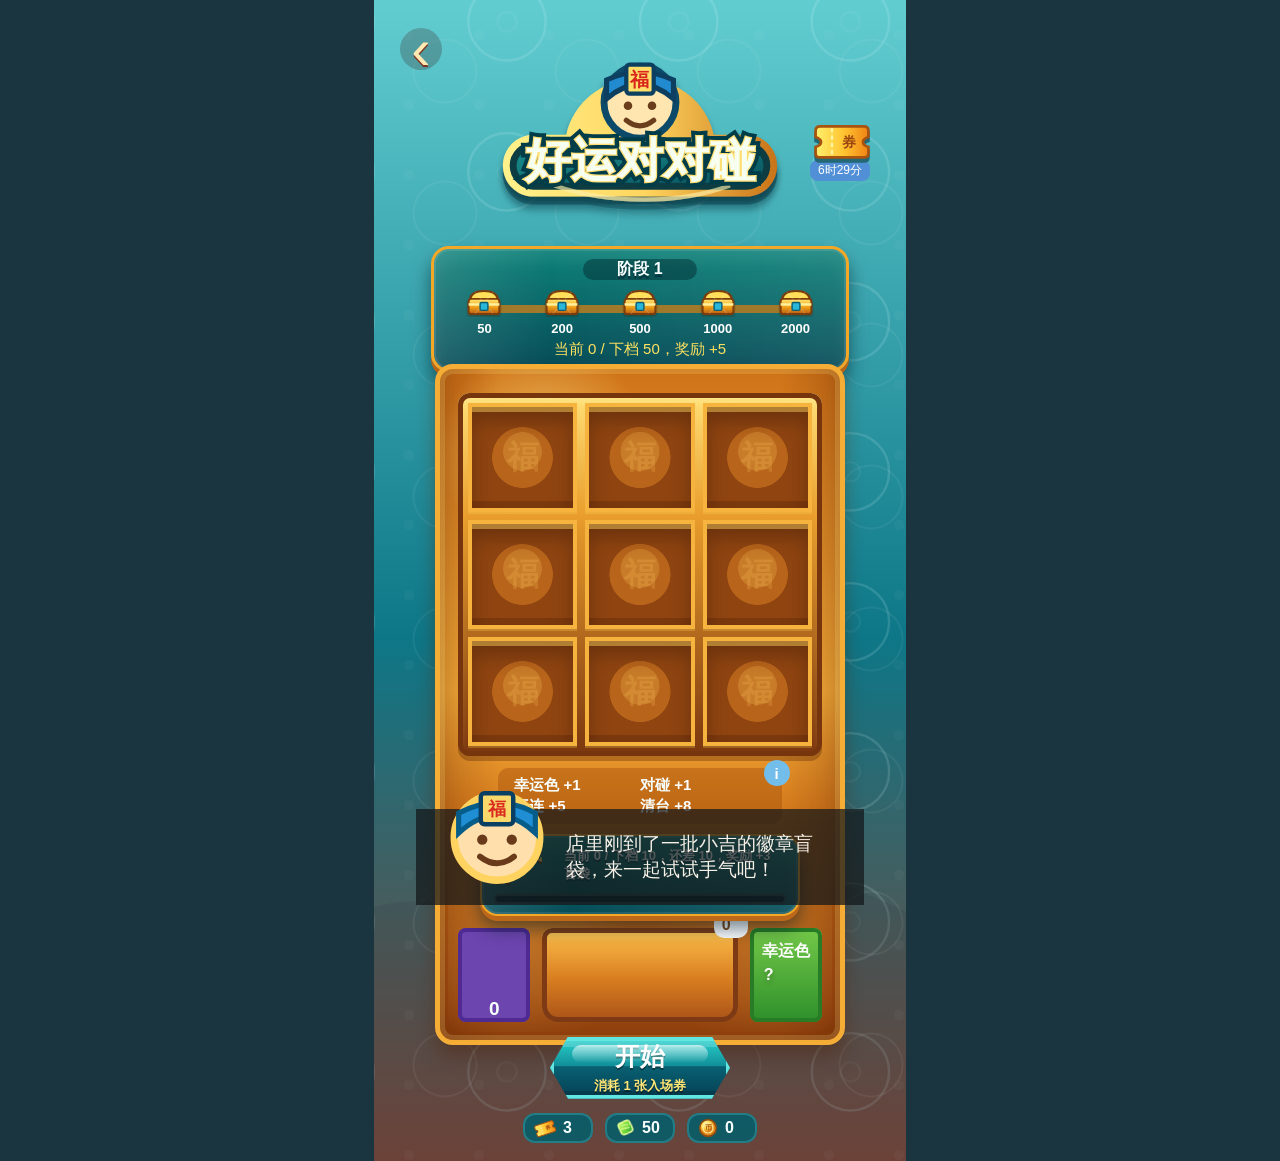
<file: index.html>
<!doctype html>
<html lang="zh-CN">
  <head>
    <meta charset="UTF-8" />
    <meta name="viewport" content="width=device-width, initial-scale=1.0" />
    <title>好运对对碰 - 原型</title>
    <link rel="stylesheet" href="styles.css" />
  </head>
  <body>
    <main class="phone-shell">
      <section class="game-screen">
        <button class="back-button" aria-label="返回">‹</button>
        <button class="top-pack" id="openPackage" type="button">
          <span class="ticket-stack"></span>
          <small id="packTimer">6时29分</small>
        </button>

        <header class="brand">
          <img class="game-logo" src="assets/ui/logo.svg" alt="好运对对碰" />
        </header>

        <section class="milestone-card" id="openAchievements">
          <div class="stage-label">阶段 <span id="stageNumber">1</span></div>
          <div class="milestone-line" id="milestoneLine"></div>
          <div class="stage-time">◷ 1天16时</div>
        </section>

        <section class="cabinet">
          <div class="board" id="board"></div>
          <div class="rule-strip">
            <div>幸运色 <b>+1</b></div>
            <div>对碰 <b>+1</b></div>
            <div>三连 <b>+5</b></div>
            <div>清台 <b>+8</b></div>
            <button id="openRules" class="info-button" type="button">i</button>
          </div>
          <div class="round-achievement" id="roundAchievement">
            <div class="round-copy">
              <b id="roundAchievementTitle">本局成就</b>
              <span id="roundAchievementText">当前 0 / 下档 10，奖励 +3 盲袋</span>
            </div>
            <div class="round-progress"><span id="roundAchievementFill"></span></div>
          </div>
          <div class="drawer-row">
            <div class="collection-box">
              <div class="box-lid"></div>
              <div class="badge-stack" id="collectionPreview"></div>
              <b id="bagCount">0</b>
            </div>
            <div class="blind-drawer" id="blindDrawer">
              <div class="blind-grid" id="blindGrid"></div>
              <b id="blindCount">0</b>
            </div>
            <div class="lucky-card">
              <span>幸运色</span>
              <div id="luckyPreview" class="mini-badge empty">?</div>
            </div>
          </div>
        </section>

        <div class="speech" id="guideSpeech">
          店里刚到了一批小吉的徽章盲袋，来一起试试手气吧！
        </div>

        <button class="primary-cta" id="startButton" type="button">
          开始
          <small>消耗 1 张入场券</small>
        </button>

        <footer class="resource-bar">
          <div><span class="ticket-icon"></span><b id="ticketCount">3</b></div>
          <div><span class="cube-icon"></span><b id="boosterCount">50</b></div>
          <div><span class="coin-icon"></span><b id="tokenCount">0</b></div>
        </footer>
      </section>
    </main>

    <div class="toast" id="toast"></div>

    <dialog class="modal rules-modal" id="rulesModal">
      <button class="close" data-close="rulesModal" type="button">×</button>
      <h2>活动规则</h2>
      <p>每轮游戏开始时，你将获得 9 个盲袋。打开盲袋可随机获得不同表情的徽章。若触发以下条件，还能获得更多盲袋。</p>
      <div class="rule-list">
        <article>
          <div class="rule-art lucky-art"></div>
          <h3>幸运色</h3>
          <p>当徽章与你所选的幸运徽章相同</p>
          <strong>+1</strong>
        </article>
        <article>
          <div class="rule-art pair-art"></div>
          <h3>对碰</h3>
          <p>当盘面上有两个相同颜色的徽章</p>
          <strong>+1</strong>
        </article>
        <article>
          <div class="rule-art line-art"></div>
          <h3>三连</h3>
          <p>当盘面上有三个在同一条线上的相同徽章</p>
          <strong>+5</strong>
        </article>
        <article>
          <div class="rule-art family-art"></div>
          <h3>全家福</h3>
          <p>当九宫格全满且九个徽章全部不同</p>
          <strong>+8</strong>
        </article>
        <article>
          <div class="rule-art clear-art"></div>
          <h3>清台</h3>
          <p>当盘面上所有徽章被清空</p>
          <strong>+8</strong>
        </article>
      </div>
      <button class="modal-action" data-close="rulesModal" type="button">点击继续</button>
    </dialog>

    <dialog class="modal picker-modal" id="pickerModal">
      <h2>挑选幸运色</h2>
      <div class="badge-picker" id="badgePicker"></div>
      <button class="modal-action" id="confirmLucky" type="button" disabled>确定</button>
    </dialog>

    <dialog class="modal rescue-modal" id="rescueModal">
      <h2>再拆几包盲袋试试吧？</h2>
      <p>本轮游戏仅此一次补充机会</p>
      <div class="rescue-achievement" id="rescueAchievement">
        <b id="rescueAchievementTitle">本局成就</b>
        <span id="rescueAchievementText">当前 0 / 下档 10，奖励 +3 盲袋</span>
        <div class="round-progress"><span id="rescueAchievementFill"></span></div>
      </div>
      <div class="rescue-options" id="rescueOptions"></div>
      <button class="secondary-action" id="skipRescue" type="button">结束</button>
    </dialog>

    <dialog class="modal shortage-modal" id="shortageModal">
      <h2>补充包代币不足</h2>
      <p id="shortageText">当前补充包代币不足，可以先购买礼包。</p>
      <div class="button-row">
        <button class="modal-action" id="goPackageFromRescue" type="button">去买礼包</button>
        <button class="secondary-action" data-close="shortageModal" type="button">继续选择</button>
      </div>
    </dialog>

    <dialog class="modal result-modal" id="resultModal">
      <h2>本轮已结束</h2>
      <div class="result-crate" id="resultCrate"></div>
      <p class="result-total">共收集吧唧 <b id="resultTotal">0</b></p>
      <div class="result-grid" id="resultBreakdown"></div>
      <div class="result-notes" id="resultNotes"></div>
      <div class="button-row">
        <button class="modal-action" id="againButton" type="button">再来一局</button>
        <button class="secondary-action" data-close="resultModal" type="button">返回</button>
      </div>
    </dialog>

    <dialog class="modal achievements-modal" id="achievementsModal">
      <button class="close" data-close="achievementsModal" type="button">×</button>
      <h2>外部成就</h2>
      <p id="achievementSummary">累计吧唧达到目标时，领取补充包代币。</p>
      <div class="achievement-progress">
        <div class="progress-copy">
          <b id="currentLifetime">0</b>
          <span id="nextAchievementText">下档 50 可获得补充包代币</span>
        </div>
        <div class="progress-track"><span id="achievementProgressFill"></span></div>
      </div>
      <div class="achievement-stages" id="achievementStages"></div>
    </dialog>

    <dialog class="modal package-modal" id="packageModal">
      <button class="close" data-close="packageModal" type="button">×</button>
      <div class="package-title">
        <img class="package-logo" src="assets/ui/logo.svg" alt="对对碰特惠购" />
        <h2>特惠购</h2>
      </div>
      <div class="package-cards" id="packageCards"></div>
      <button class="bundle-button" id="buyBundle" type="button">￥25 打包全收</button>
      <p class="countdown">剩余时间: <b>6时25分</b></p>
    </dialog>

    <dialog class="modal purchase-modal" id="purchaseModal">
      <h2>购买成功</h2>
      <div class="purchase-rewards" id="purchaseRewards"></div>
      <button class="modal-action" data-close="purchaseModal" type="button">确定</button>
    </dialog>

    <script src="app.js"></script>
  </body>
</html>
</file>
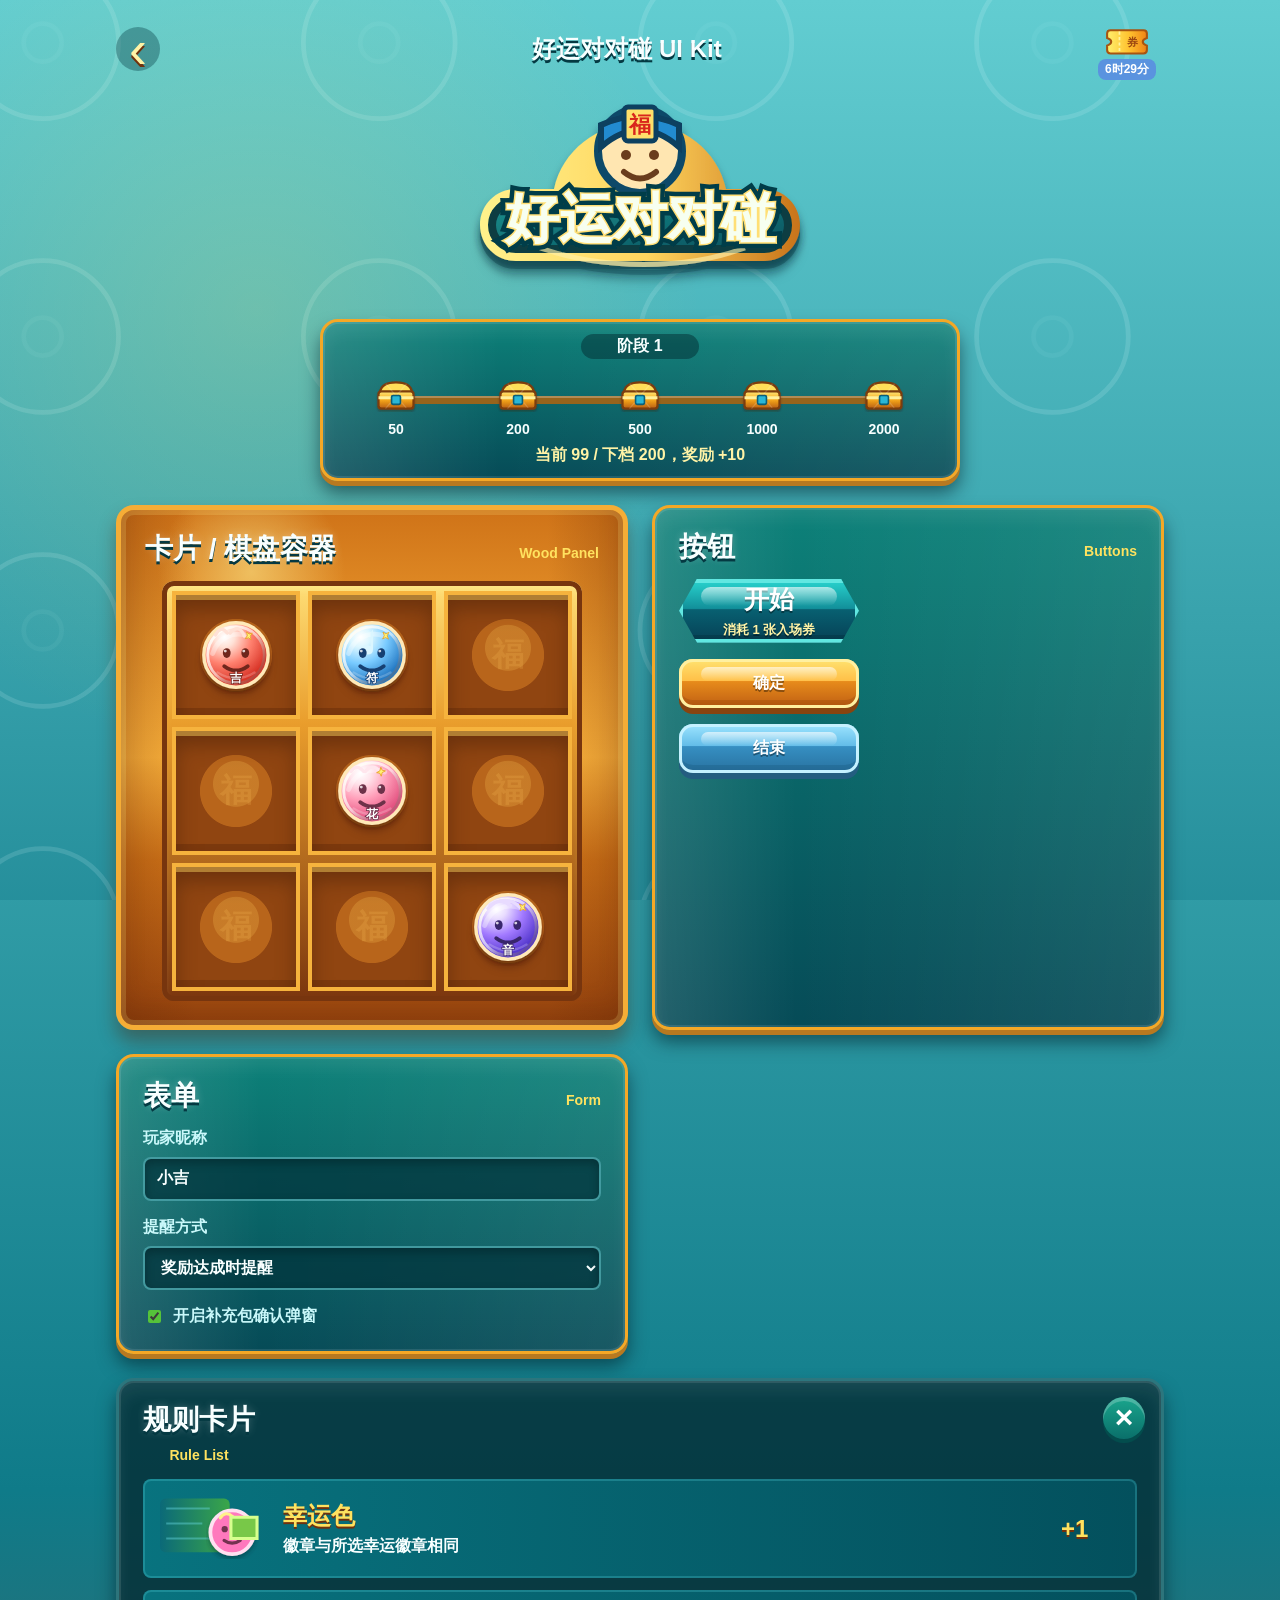
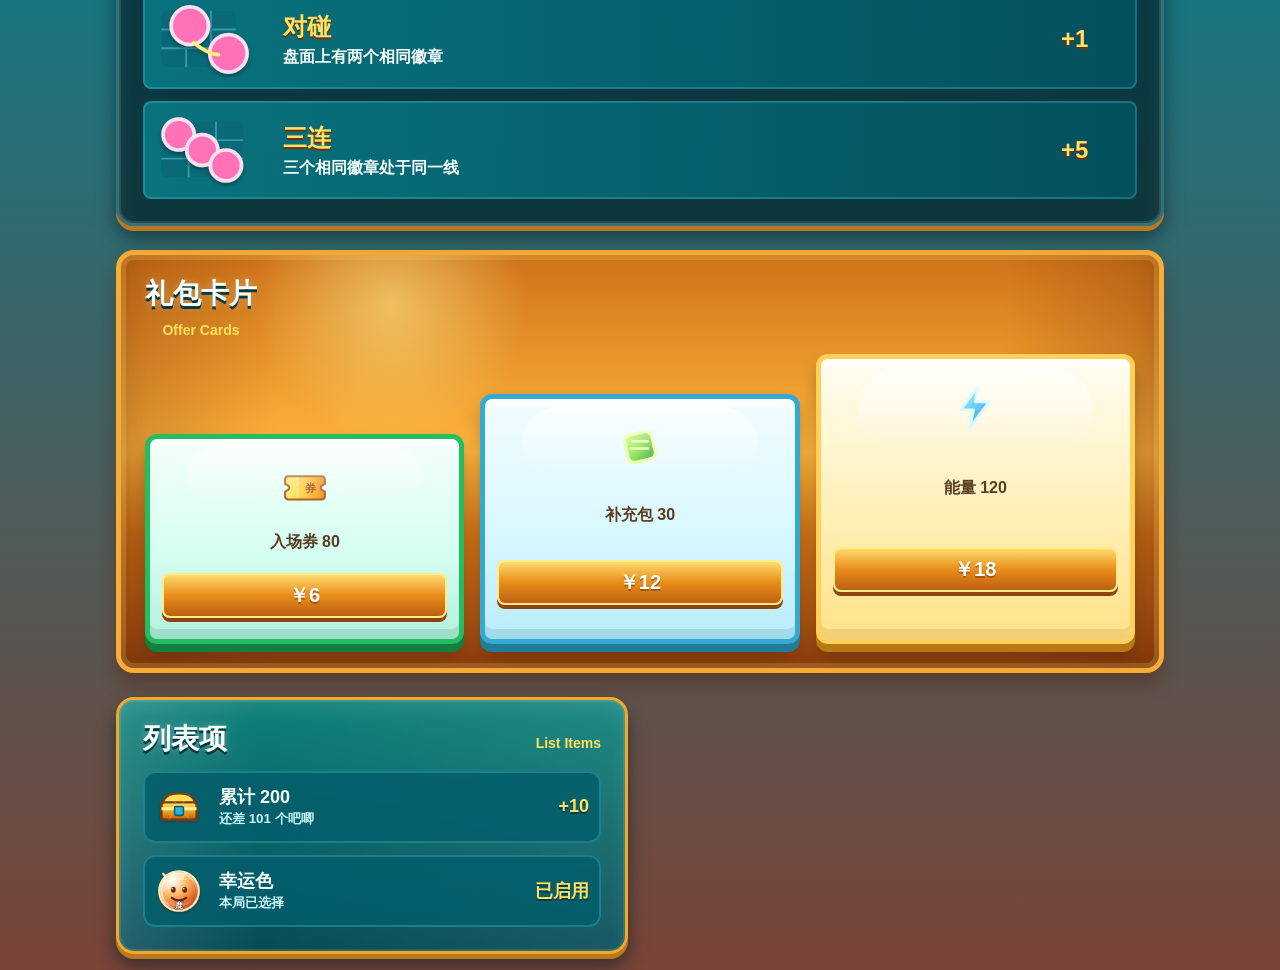
<file: ui-styleguide.html>
<!doctype html>
<html lang="zh-CN">
  <head>
    <meta charset="UTF-8" />
    <meta name="viewport" content="width=device-width, initial-scale=1.0" />
    <title>好运对对碰 UI 设计系统</title>
    <link rel="stylesheet" href="ui-styleguide.css" />
  </head>
  <body>
    <main class="demo-shell">
      <nav class="top-nav">
        <button class="nav-icon" type="button" aria-label="返回">‹</button>
        <div class="nav-title">好运对对碰 UI Kit</div>
        <button class="nav-pack" type="button">
          <span class="icon-ticket"></span>
          <small>6时29分</small>
        </button>
      </nav>

      <section class="hero-panel">
        <img class="event-logo" src="assets/ui/logo.svg" alt="好运对对碰" />
        <div class="progress-card">
          <div class="stage-pill">阶段 1</div>
          <div class="reward-track">
            <span class="track-line"></span>
            <div class="reward-node is-done"><span class="icon-chest"></span><b>50</b></div>
            <div class="reward-node"><span class="icon-chest"></span><b>200</b></div>
            <div class="reward-node"><span class="icon-chest"></span><b>500</b></div>
            <div class="reward-node"><span class="icon-chest"></span><b>1000</b></div>
            <div class="reward-node"><span class="icon-chest"></span><b>2000</b></div>
          </div>
          <p>当前 99 / 下档 200，奖励 +10</p>
        </div>
      </section>

      <section class="component-grid">
        <article class="wood-card board-card">
          <header class="section-title">
            <h2>卡片 / 棋盘容器</h2>
            <span>Wood Panel</span>
          </header>
          <div class="board-demo">
            <div class="board-cell"><img src="assets/badges/badge-4.svg" alt="" /></div>
            <div class="board-cell"><img src="assets/badges/badge-3.svg" alt="" /></div>
            <div class="board-cell"></div>
            <div class="board-cell"></div>
            <div class="board-cell"><img src="assets/badges/badge-8.svg" alt="" /></div>
            <div class="board-cell"></div>
            <div class="board-cell"></div>
            <div class="board-cell"></div>
            <div class="board-cell"><img src="assets/badges/badge-2.svg" alt="" /></div>
          </div>
        </article>

        <article class="teal-card">
          <header class="section-title">
            <h2>按钮</h2>
            <span>Buttons</span>
          </header>
          <div class="button-stack">
            <button class="btn btn-primary" type="button">开始 <small>消耗 1 张入场券</small></button>
            <button class="btn btn-gold" type="button">确定</button>
            <button class="btn btn-blue" type="button">结束</button>
          </div>
        </article>

        <article class="teal-card">
          <header class="section-title">
            <h2>表单</h2>
            <span>Form</span>
          </header>
          <form class="form-demo">
            <label>
              <span>玩家昵称</span>
              <input type="text" value="小吉" />
            </label>
            <label>
              <span>提醒方式</span>
              <select>
                <option>奖励达成时提醒</option>
                <option>活动结束前提醒</option>
              </select>
            </label>
            <label class="toggle-row">
              <input type="checkbox" checked />
              <span>开启补充包确认弹窗</span>
            </label>
          </form>
        </article>

        <article class="modal-card">
          <button class="modal-close" type="button" aria-label="关闭">×</button>
          <header class="section-title centered">
            <h2>规则卡片</h2>
            <span>Rule List</span>
          </header>
          <div class="rule-list-demo">
            <div class="rule-row">
              <img src="assets/ui/rule-lucky.svg" alt="" />
              <div><b>幸运色</b><p>徽章与所选幸运徽章相同</p></div>
              <strong>+1</strong>
            </div>
            <div class="rule-row">
              <img src="assets/ui/rule-pair.svg" alt="" />
              <div><b>对碰</b><p>盘面上有两个相同徽章</p></div>
              <strong>+1</strong>
            </div>
            <div class="rule-row">
              <img src="assets/ui/rule-triple.svg" alt="" />
              <div><b>三连</b><p>三个相同徽章处于同一线</p></div>
              <strong>+5</strong>
            </div>
          </div>
        </article>

        <article class="package-card-demo">
          <header class="section-title centered">
            <h2>礼包卡片</h2>
            <span>Offer Cards</span>
          </header>
          <div class="offer-list">
            <button class="offer-card" type="button">
              <span class="icon-ticket"></span>
              <b>入场券 80</b>
              <em>￥6</em>
            </button>
            <button class="offer-card is-featured" type="button">
              <span class="icon-cube"></span>
              <b>补充包 30</b>
              <em>￥12</em>
            </button>
            <button class="offer-card is-premium" type="button">
              <span class="icon-energy"></span>
              <b>能量 120</b>
              <em>￥18</em>
            </button>
          </div>
        </article>

        <article class="teal-card">
          <header class="section-title">
            <h2>列表项</h2>
            <span>List Items</span>
          </header>
          <div class="list-demo">
            <button class="list-item" type="button">
              <span class="icon-chest"></span>
              <div><b>累计 200</b><small>还差 101 个吧唧</small></div>
              <strong>+10</strong>
            </button>
            <button class="list-item" type="button">
              <img src="assets/badges/badge-6.svg" alt="" />
              <div><b>幸运色</b><small>本局已选择</small></div>
              <strong>已启用</strong>
            </button>
          </div>
        </article>
      </section>
    </main>
  </body>
</html>
</file>
<file: styles.css>
:root {
  color-scheme: light;
  --bg-top: #62cdd1;
  --bg-mid: #0f7b89;
  --bg-bottom: #7a4437;
  --teal-950: #043942;
  --teal-900: #064b57;
  --teal-800: #075d67;
  --teal-700: #087783;
  --teal-500: #13a0a1;
  --cyan-300: #74e2e5;
  --gold-100: #fff3a6;
  --gold-300: #ffdc69;
  --gold-500: #f5a826;
  --gold-700: #bd6718;
  --wood-900: #71310d;
  --wood-700: #99450f;
  --wood-500: #cf7318;
  --wood-300: #f5ad36;
  --green-500: #55c33a;
  --blue-500: #57b7e8;
  --text-main: #f8ffff;
  --text-soft: #c9f8fa;
  --text-gold: #ffe25f;
  --shadow-strong: rgba(0, 28, 36, 0.55);
  --shadow-warm: rgba(78, 28, 6, 0.38);
  --radius-sm: 8px;
  --radius-md: 12px;
  --radius-lg: 18px;
  --space-1: 4px;
  --space-2: 8px;
  --space-3: 12px;
  --space-4: 16px;
  --space-5: 24px;
  --space-6: 32px;
  --font-ui: "Microsoft YaHei", "PingFang SC", "Noto Sans SC", Arial, sans-serif;

  --teal: #178292;
  --teal-dark: #075061;
  --gold: #f6c54a;
  --orange: #df8018;
  --wood: #b96520;
  --ink: #f5fbff;
  --panel: #064f5d;
  --shadow: rgba(0, 0, 0, 0.38);
}

@media (prefers-color-scheme: dark) {
  :root {
    color-scheme: dark;
    --bg-top: #1e838d;
    --bg-mid: #064f5d;
    --bg-bottom: #3f2b2a;
    --teal-900: #043742;
    --teal-800: #074851;
    --text-soft: #b7edf0;
    --shadow-strong: rgba(0, 10, 14, 0.7);
  }
}

* {
  box-sizing: border-box;
}

body {
  margin: 0;
  min-height: 100vh;
  display: grid;
  place-items: center;
  background: #1b3540;
  font-family: var(--font-ui);
  color: var(--text-main);
}

button {
  font: inherit;
  cursor: pointer;
}

.phone-shell {
  width: min(100vw, 532px);
  min-height: 100vh;
  background: #0d6574;
}

.game-screen {
  position: relative;
  min-height: 100vh;
  overflow: hidden;
  padding: 28px 28px 18px;
  background: url("assets/ui/bg-pattern.svg") center top / cover no-repeat;
}

.game-screen::before {
  content: "";
  position: absolute;
  inset: 0;
  opacity: 0.16;
  background-image:
    radial-gradient(circle, transparent 30%, rgba(255, 255, 255, 0.45) 31%, transparent 33%),
    radial-gradient(circle, rgba(255, 255, 255, 0.18) 10%, transparent 11%);
  background-size: 142px 142px, 70px 70px;
  pointer-events: none;
}

.back-button,
.top-pack,
.info-button,
.close {
  border: 0;
}

.back-button {
  position: absolute;
  z-index: 4;
  top: 28px;
  left: 26px;
  width: 42px;
  height: 42px;
  border-radius: 50%;
  color: #ffe9b2;
  font-size: 58px;
  line-height: 34px;
  background: rgba(53, 26, 24, 0.25);
  text-shadow: 0 2px 0 #7f331f;
}

.top-pack {
  position: absolute;
  z-index: 4;
  top: 112px;
  right: 30px;
  width: 72px;
  height: 76px;
  color: white;
  background: transparent;
}

.ticket-stack,
.ticket-icon,
.coin-icon,
.cube-icon,
.energy-icon {
  display: inline-block;
}

.ticket-stack {
  width: 64px;
  height: 44px;
  border-radius: 18px 18px 8px 8px;
  background: url("assets/ui/ticket.svg") center / contain no-repeat;
  filter: drop-shadow(0 4px 0 #236874);
}

.top-pack small {
  display: block;
  margin-top: -8px;
  padding: 2px 6px;
  border-radius: 8px;
  background: #518fd6;
  font-size: 12px;
}

.brand {
  position: relative;
  z-index: 1;
  display: grid;
  justify-items: center;
  margin-top: 28px;
}

.game-logo {
  width: min(78vw, 360px);
  height: auto;
  filter: drop-shadow(0 8px 0 rgba(0, 49, 62, 0.55));
}

.milestone-card {
  position: relative;
  z-index: 2;
  margin: 10px auto -8px;
  padding: 12px 16px 10px;
  width: 88%;
  border: 3px solid #e7b83f;
  border-radius: 14px;
  background:
    linear-gradient(90deg, rgba(255, 235, 150, 0.12), transparent 20%, rgba(255, 255, 255, 0.1) 78%, transparent),
    linear-gradient(#0e8077, #064d5b);
  box-shadow: inset 0 0 0 2px rgba(255, 255, 255, 0.1), inset 0 0 18px rgba(255, 255, 255, 0.08), 0 5px 0 #b87920;
}

.stage-label {
  width: 114px;
  margin: -2px auto 6px;
  border-radius: 14px;
  background: rgba(0, 0, 0, 0.28);
  text-align: center;
  font-weight: 700;
}

.milestone-line {
  display: grid;
  grid-template-columns: repeat(5, 1fr);
  gap: 8px;
  align-items: end;
}

.milestone {
  position: relative;
  display: grid;
  justify-items: center;
  gap: 3px;
  color: white;
  font-size: 13px;
}

.milestone::before {
  content: "";
  position: absolute;
  top: 19px;
  left: -50%;
  width: 100%;
  height: 8px;
  background: #a07a2a;
  z-index: -1;
}

.milestone:first-child::before {
  content: none;
}

.milestone.done::before {
  background: #8bc536;
}

.chest,
.achievement-icon {
  width: 42px;
  height: 32px;
  background: url("assets/ui/chest.svg") center / contain no-repeat;
}

.milestone.done .chest {
  filter: hue-rotate(80deg) saturate(1.15);
}

.stage-time {
  margin-top: 4px;
  text-align: center;
  font-size: 15px;
  color: #ffeeb5;
}

.cabinet {
  position: relative;
  z-index: 2;
  width: 86%;
  margin: 0 auto;
  padding: 24px 18px 18px;
  border: 5px solid #f5aa31;
  border-radius: 20px 20px 9px 9px;
  background:
    radial-gradient(circle at 30% 12%, rgba(255, 240, 143, 0.6), transparent 18%),
    linear-gradient(90deg, rgba(127, 52, 10, 0.32), transparent 16%, transparent 84%, rgba(127, 52, 10, 0.32)),
    linear-gradient(#d97c19, #ffbd3f 48%, #d6791e 68%, #a94d17);
  box-shadow: inset 0 0 0 5px rgba(255, 235, 141, 0.2), inset 0 -22px 24px rgba(96, 38, 6, 0.18), 0 12px 16px var(--shadow);
}

.cabinet::before {
  content: "";
  position: absolute;
  inset: 8px;
  pointer-events: none;
  border-radius: 14px;
  background:
    radial-gradient(circle at 18% 86%, rgba(255, 237, 132, 0.18), transparent 18%),
    radial-gradient(circle at 82% 86%, rgba(255, 237, 132, 0.14), transparent 18%);
}

.board {
  display: grid;
  grid-template-columns: repeat(3, 1fr);
  grid-template-rows: repeat(3, minmax(0, 1fr));
  gap: 8px;
  aspect-ratio: 1;
  width: 100%;
  padding: 10px;
  border-radius: 12px;
  background: linear-gradient(#ffe078, #e99d2c 34%, #7a350e);
  box-shadow: inset 0 0 0 5px #77350e, inset 0 8px 10px rgba(255, 243, 161, 0.45), 0 5px 0 rgba(88, 38, 7, 0.35);
}

.cell {
  position: relative;
  display: grid;
  place-items: center;
  min-width: 0;
  min-height: 0;
  aspect-ratio: 1;
  overflow: hidden;
  border: 4px solid #f6b33d;
  background:
    radial-gradient(circle at 50% 44%, rgba(255, 202, 88, 0.22) 0 25%, transparent 26%),
    radial-gradient(circle, #b8651b 0 42%, #904511 43% 100%);
  box-shadow:
    inset 0 5px 0 rgba(255, 218, 98, 0.45),
    inset 0 14px 20px rgba(58, 23, 7, 0.42),
    inset 0 -7px 0 rgba(77, 30, 6, 0.3),
    0 2px 0 rgba(255, 220, 90, 0.25);
}

.cell::before {
  content: "福";
  position: absolute;
  color: rgba(255, 202, 93, 0.2);
  font-size: 32px;
  font-weight: 900;
}

.badge {
  position: relative;
  z-index: 1;
  display: block;
  width: clamp(48px, 72%, 74px);
  height: clamp(48px, 72%, 74px);
  object-fit: contain;
  filter: drop-shadow(0 6px 3px rgba(65, 20, 8, 0.35));
  background: none !important;
}

.badge::after {
  content: none;
}

.badge-0 { background: linear-gradient(135deg, #f9a5d6, #f85aa9); }
.badge-1 { background: linear-gradient(135deg, #ffe48a, #f4a229); }
.badge-2 { background: linear-gradient(135deg, #c79bff, #6c48eb); }
.badge-3 { background: linear-gradient(135deg, #9fd7ff, #3185d2); }
.badge-4 { background: linear-gradient(135deg, #ff8d7b, #df3527); }
.badge-5 { background: linear-gradient(135deg, #aff36f, #14a25b); }
.badge-6 { background: linear-gradient(135deg, #ffbe73, #e95d26); }
.badge-7 { background: linear-gradient(135deg, #b9f1e7, #3abbb0); }
.badge-8 { background: linear-gradient(135deg, #ffd2df, #e95d86); }

.badge.pop {
  animation: pop 0.38s ease;
}

.cell.removing .badge {
  animation: removeBadge 0.46s ease forwards;
}

.rule-strip {
  position: relative;
  display: grid;
  grid-template-columns: 1fr 1fr;
  gap: 2px 16px;
  margin: 12px auto 10px;
  width: 78%;
  padding: 8px 32px 8px 16px;
  border-radius: 10px;
  background: rgba(161, 78, 10, 0.42);
  font-size: 15px;
  font-weight: 700;
}

.rule-strip b {
  color: white;
}

.round-achievement,
.rescue-achievement {
  position: relative;
  z-index: 1;
  width: 88%;
  margin: 0 auto 12px;
  padding: 9px 12px 10px;
  border: 2px solid rgba(104, 225, 230, 0.55);
  border-radius: 12px;
  background:
    linear-gradient(90deg, rgba(255, 255, 255, 0.12), transparent 34%, rgba(255, 231, 110, 0.08)),
    linear-gradient(#0d8179, #075362);
  box-shadow:
    inset 0 4px 0 rgba(255, 255, 255, 0.12),
    inset 0 -6px 0 rgba(0, 35, 42, 0.18),
    0 4px 0 rgba(83, 44, 8, 0.28);
}

.round-copy {
  display: flex;
  justify-content: space-between;
  align-items: baseline;
  gap: 10px;
  color: #eaffff;
  font-size: 13px;
  font-weight: 900;
}

.round-copy b,
.rescue-achievement b {
  color: #ffe45c;
  font-size: 16px;
  text-shadow: 0 2px 0 #743a11;
}

.round-copy span,
.rescue-achievement span {
  color: #f8ffff;
  text-shadow: 0 2px 0 rgba(0, 38, 47, 0.55);
}

.round-progress {
  height: 10px;
  margin-top: 7px;
  overflow: hidden;
  border-radius: 999px;
  background: rgba(1, 35, 42, 0.82);
  box-shadow: inset 0 0 0 2px rgba(255, 255, 255, 0.14);
}

.round-progress span {
  display: block;
  width: 0%;
  height: 100%;
  border-radius: inherit;
  background: linear-gradient(90deg, #75da42, #ffe25f 70%, #ffad2b);
  box-shadow: 0 0 8px rgba(255, 226, 95, 0.42);
  transition: width 0.28s ease;
}

.round-achievement.is-complete,
.rescue-achievement.is-complete {
  border-color: rgba(255, 226, 95, 0.82);
  box-shadow:
    inset 0 4px 0 rgba(255, 255, 255, 0.14),
    inset 0 -6px 0 rgba(0, 35, 42, 0.18),
    0 0 16px rgba(255, 226, 95, 0.28),
    0 4px 0 rgba(83, 44, 8, 0.28);
}

.info-button {
  position: absolute;
  right: -8px;
  top: -8px;
  width: 26px;
  height: 26px;
  border-radius: 50%;
  background: #72bdea;
  color: white;
  font-weight: 900;
}

.drawer-row {
  display: grid;
  grid-template-columns: 72px 1fr 72px;
  gap: 12px;
  align-items: end;
}

.collection-box,
.blind-drawer,
.lucky-card {
  position: relative;
  min-height: 94px;
}

.collection-box {
  display: grid;
  align-items: end;
  padding: 8px 6px 2px;
  border-radius: 8px;
  background: #6c45af;
  box-shadow: inset 0 0 0 4px #4e2a92;
}

.collection-box b {
  text-align: center;
  font-size: 19px;
}

.badge-stack {
  height: 54px;
  overflow: hidden;
}

.badge-stack .mini-badge {
  margin-top: -18px;
}

.blind-drawer {
  display: grid;
  align-content: center;
  padding: 10px;
  border-radius: 10px 10px 16px 16px;
  background: linear-gradient(#ffc14d, #d87e20 54%, #a95118);
  box-shadow: inset 0 0 0 5px #7d3a15, inset 0 8px 10px rgba(255, 237, 132, 0.28);
}

.blind-grid {
  display: grid;
  grid-template-columns: repeat(4, 1fr);
  gap: 3px;
}

.blind-pack {
  height: 24px;
  border-radius: 4px;
  background: url("assets/ui/blind-pack.svg") center / contain no-repeat;
}

.blind-drawer b {
  position: absolute;
  right: -10px;
  top: -16px;
  min-width: 34px;
  padding: 4px 8px;
  border-radius: 10px;
  background: #f8fbff;
  color: #7b4920;
}

.lucky-card {
  display: grid;
  justify-items: center;
  align-content: center;
  gap: 4px;
  border-radius: 8px;
  background: linear-gradient(#74c949, #2d8f2a);
  color: white;
  font-weight: 700;
  box-shadow: inset 0 0 0 4px #287c25;
}

.mini-badge {
  display: block;
  width: 44px;
  height: 44px;
  object-fit: contain;
  filter: drop-shadow(0 3px 2px rgba(45, 18, 8, 0.28));
  background: none !important;
}

.mini-badge.empty {
  background: #255c66;
}

.speech {
  position: relative;
  z-index: 3;
  pointer-events: none;
  margin: -236px auto 170px;
  width: 94%;
  min-height: 92px;
  padding: 22px 28px 22px 150px;
  background: rgba(19, 23, 25, 0.72);
  color: #f7f1e8;
  font-size: 19px;
  line-height: 1.35;
}

.speech::before {
  content: "吉";
  position: absolute;
  left: 22px;
  bottom: 0;
  display: grid;
  place-items: center;
  width: 118px;
  height: 138px;
  border-radius: 22px;
  background: url("assets/ui/mascot.svg") center / contain no-repeat;
  color: transparent;
  font-size: 44px;
  font-weight: 900;
}

.primary-cta,
.modal-action,
.secondary-action,
.bundle-button {
  border: 0;
  color: white;
  font-weight: 900;
  text-shadow: 0 2px 0 rgba(0, 0, 0, 0.38);
  position: relative;
  transform: translateY(0);
  transition: transform 0.08s ease, filter 0.08s ease;
}

.primary-cta::before,
.modal-action::before,
.secondary-action::before,
.bundle-button::before,
.package-card button::before {
  content: "";
  position: absolute;
  left: 12%;
  right: 12%;
  top: 8px;
  height: 30%;
  border-radius: 999px;
  background: linear-gradient(rgba(255, 255, 255, 0.62), rgba(255, 255, 255, 0));
  pointer-events: none;
}

.primary-cta:active,
.modal-action:active,
.secondary-action:active,
.bundle-button:active,
.package-card button:active {
  transform: translateY(3px);
  filter: brightness(0.96);
}

.primary-cta {
  position: relative;
  z-index: 4;
  display: grid;
  place-items: center;
  margin: -38px auto 14px;
  width: 180px;
  min-height: 62px;
  clip-path: polygon(10% 0, 90% 0, 100% 50%, 90% 100%, 10% 100%, 0 50%);
  background: linear-gradient(#2ad6d0 0%, #12909a 46%, #086071 48%, #063f54 100%);
  box-shadow:
    inset 0 0 0 4px #61e7e1,
    inset 0 10px 0 rgba(255, 255, 255, 0.18),
    inset 0 -8px 0 rgba(0, 42, 54, 0.32),
    0 7px 0 #052f3c,
    0 10px 14px rgba(0, 0, 0, 0.32);
  font-size: 25px;
}

.primary-cta small {
  font-size: 13px;
  color: #ffe575;
}

.resource-bar {
  position: relative;
  z-index: 4;
  display: flex;
  justify-content: center;
  gap: 12px;
}

.resource-bar div {
  display: flex;
  align-items: center;
  gap: 6px;
  min-width: 70px;
  padding: 4px 10px;
  border-radius: 16px;
  background: #0d6870;
  box-shadow: inset 0 0 0 2px #ffcf55;
}

.ticket-icon {
  width: 24px;
  height: 18px;
  border-radius: 3px;
  background: url("assets/ui/ticket.svg") center / contain no-repeat;
  transform: rotate(-18deg);
}

.cube-icon {
  width: 21px;
  height: 21px;
  border-radius: 6px;
  background: url("assets/ui/cube-token.svg") center / contain no-repeat;
  transform: rotate(-12deg);
}

.coin-icon {
  width: 22px;
  height: 22px;
  border-radius: 50%;
  background: url("assets/ui/store-token.svg") center / contain no-repeat;
}

.energy-icon {
  width: 22px;
  height: 22px;
  background: url("assets/ui/energy.svg") center / contain no-repeat;
}

dialog {
  padding: 0;
  border: 0;
  background: transparent;
}

dialog::backdrop {
  background: rgba(1, 13, 17, 0.72);
}

.modal {
  width: min(92vw, 460px);
  color: #eaffff;
  text-align: center;
}

.modal h2 {
  margin: 0 0 20px;
  color: #f5fdff;
  font-size: 36px;
  text-shadow: 0 3px 0 #1a6a7f, 0 0 8px #e6fbff;
}

.modal p {
  margin: 0 0 16px;
  font-size: 18px;
  font-weight: 700;
}

.close {
  position: absolute;
  right: 8px;
  top: 8px;
  z-index: 2;
  width: 40px;
  height: 40px;
  border-radius: 50%;
  background: #0d786e;
  color: white;
  font-size: 32px;
}

.rules-modal .rule-list {
  display: grid;
  gap: 10px;
}

.rule-list article {
  grid-template-columns: 98px 1fr 70px;
  grid-template-rows: auto auto;
}

.rule-list .rule-art {
  grid-column: 1;
  grid-row: 1 / 3;
}

.rule-list h3 {
  grid-column: 2;
  grid-row: 1;
}

.rule-list p {
  grid-column: 2;
  grid-row: 2;
}

.rule-list strong {
  grid-column: 3;
  grid-row: 1 / 3;
}

.rule-list article,
.rescue-option,
.achievement-stage {
  display: grid;
  grid-template-columns: 98px 1fr 70px;
  gap: 12px;
  align-items: center;
  padding: 12px;
  border-radius: 8px;
  background: rgba(3, 94, 108, 0.9);
  box-shadow: inset 0 0 0 2px rgba(92, 226, 235, 0.25);
}

.rule-list h3 {
  margin: 0 0 4px;
  color: #ffde47;
  font-size: 21px;
}

.rule-list p {
  margin: 0;
  font-size: 15px;
  text-align: left;
}

.rule-list strong,
.rescue-price {
  color: #ffe44d;
  font-size: 28px;
  text-shadow: 0 2px 0 #8b4612;
}

.rule-art {
  height: 72px;
  border-radius: 6px;
  background: #0a6776;
}

.lucky-art { background: url("assets/ui/rule-lucky.svg") center / contain no-repeat; }
.pair-art { background: url("assets/ui/rule-pair.svg") center / contain no-repeat; }
.line-art { background: url("assets/ui/rule-triple.svg") center / contain no-repeat; }
.family-art { background: url("assets/ui/rule-family.svg") center / contain no-repeat; }
.clear-art { background: url("assets/ui/rule-clear.svg") center / contain no-repeat; }

.modal-action,
.secondary-action,
.bundle-button {
  min-width: 170px;
  margin-top: 20px;
  padding: 13px 26px;
  border-radius: 14px;
  background: linear-gradient(#ffe371 0%, #ffc048 44%, #e78b1b 46%, #bd5d13 100%);
  box-shadow:
    inset 0 0 0 3px #fff0a0,
    inset 0 10px 0 rgba(255, 255, 255, 0.24),
    inset 0 -8px 0 rgba(129, 54, 7, 0.24),
    0 6px 0 #87440f,
    0 9px 14px rgba(0, 0, 0, 0.28);
  font-size: 24px;
}

.secondary-action {
  background: linear-gradient(#9ee5ff 0%, #62bce8 45%, #368fc2 46%, #28719f 100%);
  box-shadow:
    inset 0 0 0 3px #c5f1ff,
    inset 0 10px 0 rgba(255, 255, 255, 0.24),
    inset 0 -8px 0 rgba(17, 73, 104, 0.22),
    0 6px 0 #245d80,
    0 9px 14px rgba(0, 0, 0, 0.24);
}

.picker-modal {
  width: min(100vw, 532px);
  min-height: 100vh;
  padding: 80px 36px 28px;
  background:
    radial-gradient(circle, rgba(255,255,255,.12) 0 22%, transparent 23%) 0 0 / 140px 140px,
    linear-gradient(#55c0c6, #0f7787);
}

.badge-picker {
  display: grid;
  grid-template-columns: repeat(3, 1fr);
  gap: 26px;
  margin: 56px auto 70px;
}

.pick-badge {
  display: grid;
  place-items: center;
  border: 0;
  background: transparent;
}

.pick-badge .badge {
  width: 112px;
  font-size: 36px;
}

.pick-badge.selected .badge {
  outline: 6px solid #fff3a0;
  transform: scale(1.06);
}

.picker-modal .modal-action:disabled {
  filter: grayscale(1);
  opacity: 0.65;
}

.rescue-modal {
  width: min(92vw, 500px);
  padding-top: 20px;
}

.rescue-achievement {
  width: 92%;
  margin-bottom: 14px;
  text-align: left;
}

.rescue-achievement b,
.rescue-achievement span {
  display: block;
}

.rescue-achievement span {
  margin-top: 3px;
  font-size: 15px;
  font-weight: 900;
}

.rescue-modal h2 {
  display: inline-block;
  margin-bottom: 26px;
  padding: 12px 22px;
  border-radius: 12px;
  background: #e9901e;
  box-shadow: inset 0 0 0 3px #ffd972;
  font-size: 26px;
}

.rescue-options {
  display: grid;
  grid-template-columns: repeat(3, 1fr);
  gap: 12px;
  align-items: stretch;
  min-width: 0;
}

.rescue-option {
  position: relative;
  grid-template-columns: 1fr;
  min-width: 0;
  min-height: 210px;
  border: 5px solid #24c966;
  background: linear-gradient(#f4fff9 0%, #cffff0 50%, #a9efd8 100%);
  color: #37434a;
  box-shadow:
    inset 0 8px 0 rgba(255, 255, 255, 0.68),
    inset 0 -9px 0 rgba(29, 149, 95, 0.16),
    0 7px 0 #0f8c44,
    0 10px 16px rgba(0, 0, 0, 0.24);
}

.rescue-option.best {
  border-color: #ffc44d;
  background: linear-gradient(110deg, #fff9df 0%, #fff2b9 52%, #fffdf2 100%);
  box-shadow:
    inset 0 8px 0 rgba(255, 255, 255, 0.72),
    inset 0 -9px 0 rgba(196, 128, 18, 0.16),
    0 7px 0 #c18014,
    0 10px 16px rgba(0, 0, 0, 0.24);
}

.pack-art {
  width: 68px;
  height: 66px;
  margin: auto;
  border-radius: 9px;
  background: url("assets/ui/blind-pack.svg") center / contain no-repeat;
}

.achievement-stages {
  display: grid;
  gap: 12px;
  max-height: 48vh;
  overflow-y: auto;
  padding-right: 4px;
}

.achievement-stage {
  grid-template-columns: 56px 1fr 78px;
  text-align: left;
}

.achievement-stage.done {
  background: rgba(13, 121, 81, 0.94);
}

.achievement-stage b {
  color: #ffde47;
}

.achievement-progress {
  margin: 0 0 14px;
  padding: 12px;
  border-radius: 12px;
  background: rgba(3, 94, 108, 0.9);
  box-shadow: inset 0 0 0 2px rgba(92, 226, 235, 0.25);
  text-align: left;
}

.progress-copy {
  display: flex;
  justify-content: space-between;
  gap: 12px;
  align-items: baseline;
  font-size: 15px;
}

.progress-copy b {
  color: #ffe44d;
  font-size: 28px;
}

.progress-copy span {
  text-align: right;
  font-weight: 800;
}

.progress-track {
  height: 14px;
  margin-top: 10px;
  border-radius: 999px;
  overflow: hidden;
  background: rgba(1, 35, 42, 0.8);
  box-shadow: inset 0 0 0 2px rgba(255, 255, 255, 0.16);
}

.progress-track span {
  display: block;
  width: 0%;
  height: 100%;
  border-radius: inherit;
  background: linear-gradient(90deg, #7ddf42, #ffd84d);
  transition: width 0.25s ease;
}

.package-modal {
  width: min(92vw, 480px);
  padding: 28px 18px 18px;
  border-radius: 24px;
  background: linear-gradient(#f8ad36, #b85a28);
  box-shadow: inset 0 0 0 6px rgba(255, 230, 133, 0.35);
}

.package-title {
  display: grid;
  justify-items: center;
  margin-top: -68px;
}

.package-logo {
  width: 320px;
  max-width: 88%;
  margin-bottom: -18px;
  filter: drop-shadow(0 8px 0 rgba(83, 36, 8, 0.35));
}

.package-title h2 {
  display: inline-block;
  margin: -8px 0 0;
  padding: 6px 28px 8px;
  border: 4px solid #ffdf75;
  border-radius: 24px;
  background: #0d716f;
  color: #fff;
  font-size: 36px;
  text-shadow: 0 3px 0 #064452;
}

.package-cards {
  display: grid;
  grid-template-columns: repeat(3, 1fr);
  gap: 12px;
  align-items: end;
  margin-top: 36px;
}

.package-card {
  position: relative;
  display: grid;
  gap: 10px;
  min-height: 260px;
  padding: 18px 10px 10px;
  border: 4px solid #2bbd60;
  border-radius: 12px;
  background: linear-gradient(#f4fff8 0%, #d6fff2 55%, #b6efde 100%);
  color: #5b3d24;
  font-weight: 900;
  box-shadow:
    inset 0 8px 0 rgba(255, 255, 255, 0.7),
    inset 0 -10px 0 rgba(23, 112, 70, 0.14),
    0 8px 0 #137e42,
    0 12px 18px rgba(0, 0, 0, 0.22);
}

.package-card:nth-child(2) {
  min-height: 300px;
  border-color: #32aad3;
  background: linear-gradient(#f2fcff 0%, #d9f8ff 55%, #b9ecf9 100%);
  box-shadow:
    inset 0 8px 0 rgba(255, 255, 255, 0.7),
    inset 0 -10px 0 rgba(22, 101, 130, 0.14),
    0 8px 0 #217b9b,
    0 12px 18px rgba(0, 0, 0, 0.22);
}

.package-card:nth-child(3) {
  min-height: 340px;
  border-color: #ffd15b;
  background: linear-gradient(#fffdf2 0%, #fff0b8 55%, #ffe28a 100%);
  box-shadow:
    inset 0 8px 0 rgba(255, 255, 255, 0.74),
    inset 0 -10px 0 rgba(161, 100, 11, 0.15),
    0 8px 0 #b87915,
    0 12px 18px rgba(0, 0, 0, 0.24);
}

.package-card button {
  position: relative;
  border: 0;
  border-radius: 8px;
  padding: 9px;
  background: linear-gradient(#ffe275 0%, #ffc13e 48%, #e98d1a 50%, #b95b13 100%);
  color: white;
  font-weight: 900;
  font-size: 19px;
  text-shadow: 0 2px 0 rgba(85, 40, 5, 0.42);
  box-shadow:
    inset 0 0 0 2px #ffec8b,
    inset 0 7px 0 rgba(255, 255, 255, 0.2),
    0 4px 0 #8f4310;
}

.bundle-button {
  width: 72%;
  margin-top: 18px;
}

.countdown {
  margin-top: 12px;
  color: #def8d9;
}

.purchase-modal {
  padding: 26px 20px 22px;
  border-radius: 20px;
  background: linear-gradient(#0a7d82, #084b5e);
  box-shadow: inset 0 0 0 5px rgba(255, 230, 133, 0.38), 0 18px 32px var(--shadow);
}

.shortage-modal {
  padding: 26px 20px 22px;
  border: 3px solid var(--gold-500);
  border-radius: var(--radius-lg);
  background:
    linear-gradient(90deg, rgba(255, 255, 255, 0.12), transparent 28%, rgba(255, 255, 255, 0.08)),
    linear-gradient(#0d8179, var(--teal-900));
  box-shadow:
    inset 0 0 0 2px rgba(255, 255, 255, 0.1),
    inset 0 10px 18px rgba(255, 255, 255, 0.08),
    0 5px 0 var(--gold-700),
    0 18px 32px var(--shadow-strong);
}

.shortage-modal p {
  max-width: 340px;
  margin-inline: auto;
  color: var(--text-main);
  line-height: 1.45;
  text-shadow: 0 2px 0 rgba(0, 38, 47, 0.55);
}

.purchase-rewards {
  display: grid;
  gap: 10px;
  margin: 8px auto 4px;
  max-width: 300px;
}

.purchase-reward {
  display: flex;
  align-items: center;
  justify-content: center;
  gap: 10px;
  padding: 10px;
  border-radius: 12px;
  background: rgba(255, 255, 255, 0.12);
  font-size: 22px;
  font-weight: 900;
}

.result-modal {
  padding-top: 40px;
}

.result-crate {
  position: relative;
  width: 188px;
  height: 166px;
  margin: 0 auto 14px;
  border-radius: 24px 24px 12px 12px;
  background: linear-gradient(#9b62db, #6640aa);
  box-shadow: 0 0 38px #d8fbff;
}

.result-crate .mini-badge {
  position: absolute;
  left: calc(50% - 22px);
  bottom: 42px;
  transform-origin: 50% 130%;
}

.result-total {
  font-size: 26px;
}

.result-total b {
  display: block;
  color: #4dff58;
  font-size: 46px;
  text-shadow: 0 3px 0 #166e20, 0 0 10px white;
}

.result-grid {
  display: grid;
  grid-template-columns: repeat(2, 1fr);
  gap: 8px;
  margin: 14px 0;
}

.result-item {
  display: flex;
  align-items: center;
  justify-content: center;
  gap: 5px;
  padding: 6px;
  border-radius: 10px;
  background: rgba(3, 94, 108, 0.72);
}

.result-stat {
  min-height: 56px;
  flex-direction: column;
  gap: 0;
  border: 1px solid rgba(255, 237, 147, 0.35);
  background: linear-gradient(180deg, rgba(6, 128, 138, 0.88), rgba(1, 62, 83, 0.88));
  box-shadow: inset 0 1px 0 rgba(255, 255, 255, 0.28), 0 4px 0 rgba(0, 35, 47, 0.42);
}

.result-stat span {
  color: #fff1b5;
  font-size: 14px;
  font-weight: 900;
}

.result-stat b {
  color: #ffffff;
  font-size: 28px;
  line-height: 1;
  text-shadow: 0 2px 0 rgba(0, 40, 50, 0.7);
}

.result-stat small {
  color: rgba(255, 255, 255, 0.78);
  font-weight: 900;
}

.result-notes {
  padding: 10px;
  border-radius: 10px;
  background: rgba(1, 25, 30, 0.42);
  font-size: 14px;
}

.button-row {
  display: flex;
  justify-content: center;
  gap: 12px;
}

.toast {
  position: fixed;
  left: 50%;
  top: 50%;
  z-index: 99;
  display: none;
  min-width: 150px;
  padding: 18px 24px;
  border-radius: 50%;
  background: #fffbe0;
  color: #e08111;
  text-align: center;
  font-size: 24px;
  font-weight: 900;
  box-shadow: 0 0 0 8px rgba(255, 229, 78, 0.5), 0 0 28px white;
  transform: translate(-50%, -50%);
}

.toast.show {
  display: block;
  animation: toast 0.9s ease forwards;
}

@keyframes pop {
  0% { transform: scale(0.2); opacity: 0; }
  70% { transform: scale(1.16); opacity: 1; }
  100% { transform: scale(1); }
}

@keyframes removeBadge {
  0% { transform: scale(1); opacity: 1; }
  100% { transform: translateY(-22px) scale(0.45); opacity: 0; }
}

@keyframes toast {
  0% { transform: translate(-50%, -50%) scale(0.4); opacity: 0; }
  25% { transform: translate(-50%, -50%) scale(1.06); opacity: 1; }
  100% { transform: translate(-50%, -86%) scale(0.9); opacity: 0; }
}

/* UI Kit migration overrides: keep the game layout, unify the visual language. */
.milestone-card,
.round-achievement,
.rescue-achievement,
.achievement-progress,
.list-like-panel,
.result-notes,
.purchase-modal,
.shortage-modal,
.rules-modal .rule-list article,
.achievement-stage {
  border-color: var(--gold-500);
  border-radius: var(--radius-lg);
  background:
    linear-gradient(90deg, rgba(255, 255, 255, 0.12), transparent 28%, rgba(255, 255, 255, 0.08)),
    linear-gradient(#0d8179, var(--teal-900));
  box-shadow:
    inset 0 0 0 2px rgba(255, 255, 255, 0.1),
    inset 0 10px 18px rgba(255, 255, 255, 0.08),
    0 5px 0 var(--gold-700),
    0 12px 18px var(--shadow-strong);
}

.cabinet,
.package-modal {
  border-color: var(--wood-300);
  border-radius: var(--radius-lg);
  background:
    radial-gradient(circle at 26% 12%, rgba(255, 239, 146, 0.55), transparent 16%),
    linear-gradient(90deg, rgba(97, 35, 5, 0.25), transparent 15%, transparent 85%, rgba(97, 35, 5, 0.25)),
    linear-gradient(var(--wood-500), #ffb63d 48%, var(--wood-500) 68%, var(--wood-700));
  box-shadow:
    inset 0 0 0 5px rgba(255, 235, 141, 0.18),
    inset 0 -18px 24px rgba(78, 28, 6, 0.2),
    0 12px 18px var(--shadow-warm);
}

.stage-label,
.package-title h2 {
  background: rgba(0, 39, 45, 0.46);
  color: var(--text-main);
  text-shadow: 0 3px 0 var(--teal-950);
}

.stage-time,
.round-copy b,
.rescue-achievement b,
.rule-list h3,
.rule-list strong,
.result-total b,
.achievement-stage b,
.achievement-stage strong,
.progress-copy b,
.progress-copy span {
  color: var(--text-gold);
}

.round-progress,
.progress-track {
  background: rgba(1, 35, 42, 0.82);
  box-shadow: inset 0 0 0 2px rgba(255, 255, 255, 0.14);
}

.round-progress span,
.progress-track span {
  background: linear-gradient(90deg, #75da42, var(--text-gold) 70%, #ffad2b);
  box-shadow: 0 0 8px rgba(255, 226, 95, 0.42);
}

.resource-bar div,
.list-item,
.result-item {
  border-radius: var(--radius-md);
  background: rgba(3, 94, 108, 0.86);
  color: var(--text-main);
  box-shadow: inset 0 0 0 2px rgba(92, 226, 235, 0.25);
}

.primary-cta,
.modal-action,
.secondary-action,
.bundle-button,
.package-card button {
  transition: transform 0.12s ease, filter 0.12s ease, box-shadow 0.12s ease;
}

.primary-cta:hover,
.modal-action:hover,
.secondary-action:hover,
.bundle-button:hover,
.package-card button:hover,
.rescue-option:hover,
.package-card:hover,
.list-item:hover {
  transform: translateY(-2px);
  filter: brightness(1.06);
}

.close,
.modal-close {
  background: linear-gradient(#1aa68d, #0a6f6a);
  color: white;
  box-shadow: inset 0 4px 0 rgba(255, 255, 255, 0.22), 0 4px 0 #034d4d;
}

.modal h2,
.result-total,
.section-heading {
  color: var(--text-main);
  text-shadow: 0 3px 0 var(--teal-950), 0 0 8px rgba(255, 255, 255, 0.28);
}

.package-card {
  border-width: 5px;
  border-radius: var(--radius-md);
}

.rescue-option {
  border-radius: var(--radius-md);
}

@media (prefers-color-scheme: dark) {
  .game-screen {
    background:
      radial-gradient(circle at 20% 12%, rgba(255, 226, 95, 0.12), transparent 18%),
      url("assets/ui/bg-pattern.svg") center top / cover no-repeat,
      linear-gradient(var(--bg-top), var(--bg-mid) 58%, var(--bg-bottom));
  }
}

@media (max-width: 430px) {
  .game-screen {
    padding-inline: 18px;
  }

  .brand h1 {
    font-size: 31px;
  }

  .cabinet,
  .milestone-card {
    width: 96%;
  }

  .speech {
    padding-left: 118px;
    font-size: 16px;
  }

  .speech::before {
    width: 92px;
  }

  .pick-badge .badge {
    width: 86px;
  }

  .rescue-modal {
    width: 96vw;
  }

  .rescue-options {
    gap: 8px;
  }

  .rescue-option {
    min-height: 184px;
    padding: 10px 6px;
  }

  .pack-art {
    width: 56px;
    height: 54px;
  }
}
</file>
<file: ui-styleguide.css>
:root {
  color-scheme: light;
  --bg-top: #62cdd1;
  --bg-mid: #0f7b89;
  --bg-bottom: #7a4437;
  --teal-950: #043942;
  --teal-900: #064b57;
  --teal-800: #075d67;
  --teal-700: #087783;
  --teal-500: #13a0a1;
  --cyan-300: #74e2e5;
  --gold-100: #fff3a6;
  --gold-300: #ffdc69;
  --gold-500: #f5a826;
  --gold-700: #bd6718;
  --wood-900: #71310d;
  --wood-700: #99450f;
  --wood-500: #cf7318;
  --wood-300: #f5ad36;
  --green-500: #55c33a;
  --blue-500: #57b7e8;
  --text-main: #f8ffff;
  --text-soft: #c9f8fa;
  --text-gold: #ffe25f;
  --shadow-strong: rgba(0, 28, 36, 0.55);
  --shadow-warm: rgba(78, 28, 6, 0.38);
  --radius-sm: 8px;
  --radius-md: 12px;
  --radius-lg: 18px;
  --space-1: 4px;
  --space-2: 8px;
  --space-3: 12px;
  --space-4: 16px;
  --space-5: 24px;
  --space-6: 32px;
  --font-ui: "Microsoft YaHei", "PingFang SC", "Noto Sans SC", Arial, sans-serif;
}

@media (prefers-color-scheme: dark) {
  :root {
    color-scheme: dark;
    --bg-top: #1e838d;
    --bg-mid: #064f5d;
    --bg-bottom: #3f2b2a;
    --teal-900: #043742;
    --teal-800: #074851;
    --text-soft: #b7edf0;
    --shadow-strong: rgba(0, 10, 14, 0.7);
  }
}

* {
  box-sizing: border-box;
}

body {
  margin: 0;
  min-height: 100vh;
  font-family: var(--font-ui);
  color: var(--text-main);
  background:
    radial-gradient(circle at 20% 12%, rgba(255, 226, 95, 0.18), transparent 18%),
    url("assets/ui/bg-pattern.svg") center top / cover fixed,
    linear-gradient(var(--bg-top), var(--bg-mid) 58%, var(--bg-bottom));
}

button,
input,
select {
  font: inherit;
}

button {
  cursor: pointer;
}

.demo-shell {
  width: min(100%, 1080px);
  margin: 0 auto;
  padding: var(--space-4);
}

.top-nav {
  display: grid;
  grid-template-columns: 48px 1fr 74px;
  gap: var(--space-3);
  align-items: center;
  margin-bottom: var(--space-4);
}

.nav-title {
  text-align: center;
  font-size: clamp(18px, 3vw, 24px);
  font-weight: 900;
  text-shadow: 0 3px 0 var(--teal-950);
}

.nav-icon,
.nav-pack {
  border: 0;
  color: var(--gold-100);
  transition: transform 0.15s ease, filter 0.15s ease;
}

.nav-icon {
  width: 44px;
  height: 44px;
  border-radius: 999px;
  background: rgba(4, 57, 66, 0.36);
  font-size: 54px;
  line-height: 32px;
  text-shadow: 0 3px 0 var(--wood-900);
}

.nav-pack {
  display: grid;
  justify-items: center;
  gap: 0;
  background: none;
}

.nav-pack small {
  margin-top: -6px;
  padding: 2px 7px;
  border-radius: var(--radius-sm);
  background: #5a93df;
  color: white;
  font-size: 12px;
  font-weight: 800;
}

.hero-panel {
  display: grid;
  justify-items: center;
  gap: var(--space-3);
  margin-bottom: var(--space-5);
}

.event-logo {
  width: min(420px, 82vw);
  filter: drop-shadow(0 8px 0 rgba(0, 44, 55, 0.5));
}

.progress-card,
.teal-card,
.modal-card {
  border: 3px solid var(--gold-500);
  border-radius: var(--radius-lg);
  background:
    linear-gradient(90deg, rgba(255, 255, 255, 0.12), transparent 28%, rgba(255, 255, 255, 0.08)),
    linear-gradient(#0d8179, var(--teal-900));
  box-shadow:
    inset 0 0 0 2px rgba(255, 255, 255, 0.1),
    inset 0 10px 18px rgba(255, 255, 255, 0.08),
    0 5px 0 #b87920,
    0 12px 18px var(--shadow-strong);
}

.progress-card {
  width: min(100%, 640px);
  padding: var(--space-3) var(--space-4);
  text-align: center;
}

.stage-pill {
  display: inline-block;
  min-width: 118px;
  padding: 2px 18px;
  border-radius: 999px;
  background: rgba(0, 39, 45, 0.46);
  font-weight: 900;
}

.reward-track {
  position: relative;
  display: grid;
  grid-template-columns: repeat(5, 1fr);
  align-items: end;
  gap: var(--space-2);
  margin-top: var(--space-3);
}

.track-line {
  position: absolute;
  left: 8%;
  right: 8%;
  top: 25px;
  height: 8px;
  border-radius: 999px;
  background: #96641c;
  box-shadow: inset 0 2px 0 rgba(255, 255, 255, 0.25);
}

.reward-node {
  position: relative;
  display: grid;
  justify-items: center;
  gap: 2px;
  font-size: 14px;
  font-weight: 900;
}

.progress-card p {
  margin: var(--space-2) 0 0;
  color: var(--gold-100);
  font-weight: 900;
}

.component-grid {
  display: grid;
  grid-template-columns: repeat(2, minmax(0, 1fr));
  gap: var(--space-5);
}

.wood-card,
.package-card-demo {
  border: 5px solid var(--wood-300);
  border-radius: var(--radius-lg);
  background:
    radial-gradient(circle at 26% 12%, rgba(255, 239, 146, 0.55), transparent 16%),
    linear-gradient(90deg, rgba(97, 35, 5, 0.25), transparent 15%, transparent 85%, rgba(97, 35, 5, 0.25)),
    linear-gradient(var(--wood-500), #ffb63d 48%, var(--wood-500) 68%, var(--wood-700));
  box-shadow:
    inset 0 0 0 5px rgba(255, 235, 141, 0.18),
    inset 0 -18px 24px rgba(78, 28, 6, 0.2),
    0 12px 18px var(--shadow-warm);
}

.wood-card,
.teal-card,
.modal-card,
.package-card-demo {
  padding: var(--space-5);
}

.section-title {
  display: flex;
  justify-content: space-between;
  align-items: baseline;
  gap: var(--space-3);
  margin-bottom: var(--space-4);
}

.section-title.centered {
  display: grid;
  justify-items: center;
  text-align: center;
}

.section-title h2 {
  margin: 0;
  font-size: clamp(20px, 3vw, 28px);
  font-weight: 900;
  line-height: 1.1;
  color: var(--text-main);
  text-shadow: 0 3px 0 var(--teal-950), 0 0 8px rgba(255, 255, 255, 0.28);
}

.section-title span {
  color: var(--text-gold);
  font-size: 14px;
  font-weight: 900;
}

.board-demo {
  display: grid;
  grid-template-columns: repeat(3, 1fr);
  grid-template-rows: repeat(3, minmax(0, 1fr));
  gap: 8px;
  width: min(100%, 420px);
  aspect-ratio: 1;
  margin: 0 auto;
  padding: 10px;
  border-radius: var(--radius-md);
  background: linear-gradient(#ffe078, #e99d2c 34%, #7a350e);
  box-shadow: inset 0 0 0 5px #77350e, inset 0 8px 10px rgba(255, 243, 161, 0.45);
}

.board-cell {
  display: grid;
  place-items: center;
  min-width: 0;
  min-height: 0;
  aspect-ratio: 1;
  overflow: hidden;
  border: 4px solid #f6b33d;
  background:
    radial-gradient(circle at 50% 44%, rgba(255, 202, 88, 0.22) 0 25%, transparent 26%),
    radial-gradient(circle, #b8651b 0 42%, #904511 43% 100%);
  box-shadow:
    inset 0 5px 0 rgba(255, 218, 98, 0.45),
    inset 0 14px 20px rgba(58, 23, 7, 0.42),
    inset 0 -7px 0 rgba(77, 30, 6, 0.3);
}

.board-cell::before {
  content: "福";
  position: absolute;
  color: rgba(255, 202, 93, 0.18);
  font-size: 32px;
  font-weight: 900;
}

.board-cell img {
  z-index: 1;
  width: clamp(50px, 72%, 78px);
  filter: drop-shadow(0 6px 3px rgba(65, 20, 8, 0.35));
}

.button-stack {
  display: grid;
  gap: var(--space-4);
  justify-items: start;
}

.btn {
  position: relative;
  min-width: 180px;
  border: 0;
  color: white;
  font-weight: 900;
  text-shadow: 0 2px 0 rgba(0, 0, 0, 0.38);
  transition: transform 0.12s ease, filter 0.12s ease, box-shadow 0.12s ease;
}

.btn::before,
.offer-card::before {
  content: "";
  position: absolute;
  left: 12%;
  right: 12%;
  top: 8px;
  height: 30%;
  border-radius: 999px;
  background: linear-gradient(rgba(255, 255, 255, 0.62), rgba(255, 255, 255, 0));
  pointer-events: none;
}

.btn:hover,
.offer-card:hover,
.list-item:hover,
.nav-icon:hover,
.nav-pack:hover {
  transform: translateY(-2px);
  filter: brightness(1.06);
}

.btn:active,
.offer-card:active,
.list-item:active {
  transform: translateY(3px);
  filter: brightness(0.96);
}

.btn-primary {
  display: grid;
  place-items: center;
  min-height: 64px;
  clip-path: polygon(10% 0, 90% 0, 100% 50%, 90% 100%, 10% 100%, 0 50%);
  background: linear-gradient(#2ad6d0 0%, #12909a 46%, #086071 48%, #063f54 100%);
  box-shadow: inset 0 0 0 4px #61e7e1, inset 0 -8px 0 rgba(0, 42, 54, 0.32), 0 7px 0 #052f3c;
  font-size: 25px;
}

.btn-primary small {
  color: var(--gold-100);
  font-size: 13px;
}

.btn-gold,
.btn-blue {
  padding: 14px 28px;
  border-radius: 14px;
}

.btn-gold {
  background: linear-gradient(#ffe371 0%, #ffc048 44%, #e78b1b 46%, #bd5d13 100%);
  box-shadow: inset 0 0 0 3px #fff0a0, inset 0 -8px 0 rgba(129, 54, 7, 0.24), 0 6px 0 #87440f;
}

.btn-blue {
  background: linear-gradient(#9ee5ff 0%, #62bce8 45%, #368fc2 46%, #28719f 100%);
  box-shadow: inset 0 0 0 3px #c5f1ff, inset 0 -8px 0 rgba(17, 73, 104, 0.22), 0 6px 0 #245d80;
}

.form-demo {
  display: grid;
  gap: var(--space-4);
}

.form-demo label {
  display: grid;
  gap: var(--space-2);
  color: var(--text-soft);
  font-weight: 900;
}

.form-demo input[type="text"],
.form-demo select {
  width: 100%;
  min-height: 44px;
  padding: 8px 12px;
  border: 2px solid rgba(116, 226, 229, 0.55);
  border-radius: var(--radius-sm);
  color: var(--text-main);
  background: rgba(2, 50, 59, 0.72);
  box-shadow: inset 0 4px 10px rgba(0, 14, 18, 0.34);
  outline: none;
  transition: border-color 0.15s ease, box-shadow 0.15s ease;
}

.form-demo input:focus,
.form-demo select:focus {
  border-color: var(--gold-300);
  box-shadow: inset 0 4px 10px rgba(0, 14, 18, 0.34), 0 0 0 3px rgba(255, 220, 105, 0.25);
}

.toggle-row {
  grid-template-columns: 22px 1fr;
  align-items: center;
}

.toggle-row input {
  accent-color: var(--green-500);
}

.modal-card {
  position: relative;
  grid-column: span 2;
  background: rgba(3, 35, 42, 0.72);
  border-color: rgba(116, 226, 229, 0.35);
}

.modal-close {
  position: absolute;
  right: var(--space-4);
  top: var(--space-4);
  width: 42px;
  height: 42px;
  border: 0;
  border-radius: 999px;
  background: linear-gradient(#1aa68d, #0a6f6a);
  color: white;
  font-size: 32px;
  font-weight: 900;
  box-shadow: inset 0 4px 0 rgba(255, 255, 255, 0.22), 0 4px 0 #034d4d;
}

.rule-list-demo {
  display: grid;
  gap: var(--space-3);
}

.rule-row {
  display: grid;
  grid-template-columns: 112px 1fr 64px;
  gap: var(--space-4);
  align-items: center;
  padding: var(--space-3);
  border-radius: var(--radius-sm);
  background: linear-gradient(90deg, rgba(8, 117, 129, 0.96), rgba(3, 81, 94, 0.96));
  box-shadow: inset 0 0 0 2px rgba(91, 222, 231, 0.24);
}

.rule-row img {
  width: 100%;
}

.rule-row b,
.rule-row strong {
  color: var(--text-gold);
  font-size: 24px;
  font-weight: 900;
  text-shadow: 0 2px 0 var(--wood-900);
}

.rule-row p {
  margin: 4px 0 0;
  color: var(--text-main);
  font-weight: 800;
}

.package-card-demo {
  grid-column: span 2;
}

.offer-list {
  display: grid;
  grid-template-columns: repeat(3, 1fr);
  gap: var(--space-4);
  align-items: end;
}

.offer-card {
  position: relative;
  display: grid;
  justify-items: center;
  gap: var(--space-3);
  min-height: 210px;
  padding: var(--space-5) var(--space-3) var(--space-3);
  border: 5px solid #23be61;
  border-radius: var(--radius-md);
  background: linear-gradient(#f4fff8 0%, #d6fff2 55%, #b6efde 100%);
  color: #5b3d24;
  font-weight: 900;
  box-shadow: inset 0 8px 0 rgba(255,255,255,.7), inset 0 -10px 0 rgba(23,112,70,.14), 0 8px 0 #137e42, 0 12px 18px rgba(0,0,0,.22);
  transition: transform 0.12s ease, filter 0.12s ease;
}

.offer-card.is-featured {
  min-height: 250px;
  border-color: #32aad3;
  background: linear-gradient(#f2fcff 0%, #d9f8ff 55%, #b9ecf9 100%);
  box-shadow: inset 0 8px 0 rgba(255,255,255,.7), inset 0 -10px 0 rgba(22,101,130,.14), 0 8px 0 #217b9b, 0 12px 18px rgba(0,0,0,.22);
}

.offer-card.is-premium {
  min-height: 290px;
  border-color: #ffd15b;
  background: linear-gradient(#fffdf2 0%, #fff0b8 55%, #ffe28a 100%);
  box-shadow: inset 0 8px 0 rgba(255,255,255,.74), inset 0 -10px 0 rgba(161,100,11,.15), 0 8px 0 #b87915, 0 12px 18px rgba(0,0,0,.24);
}

.offer-card em {
  display: block;
  width: 100%;
  padding: 9px;
  border-radius: var(--radius-sm);
  background: linear-gradient(#ffe275, #e98d1a 50%, #b95b13);
  color: white;
  font-style: normal;
  font-size: 20px;
  text-shadow: 0 2px 0 rgba(85, 40, 5, 0.42);
  box-shadow: inset 0 0 0 2px #ffec8b, 0 4px 0 #8f4310;
}

.list-demo {
  display: grid;
  gap: var(--space-3);
}

.list-item {
  display: grid;
  grid-template-columns: 52px 1fr auto;
  gap: var(--space-3);
  align-items: center;
  width: 100%;
  padding: var(--space-3);
  border: 0;
  border-radius: var(--radius-md);
  background: rgba(3, 94, 108, 0.86);
  color: var(--text-main);
  text-align: left;
  box-shadow: inset 0 0 0 2px rgba(92, 226, 235, 0.25);
  transition: transform 0.12s ease, filter 0.12s ease;
}

.list-item img,
.icon-ticket,
.icon-cube,
.icon-energy,
.icon-chest {
  display: inline-block;
  width: 48px;
  height: 48px;
  background-position: center;
  background-repeat: no-repeat;
  background-size: contain;
}

.icon-ticket { background-image: url("assets/ui/ticket.svg"); }
.icon-cube { background-image: url("assets/ui/cube-token.svg"); }
.icon-energy { background-image: url("assets/ui/energy.svg"); }
.icon-chest { background-image: url("assets/ui/chest.svg"); }

.list-item b {
  display: block;
  font-size: 18px;
}

.list-item small {
  color: var(--text-soft);
  font-weight: 800;
}

.list-item strong {
  color: var(--text-gold);
  font-size: 18px;
  text-shadow: 0 2px 0 var(--teal-950);
}

@media (max-width: 760px) {
  .demo-shell {
    padding: var(--space-3);
  }

  .component-grid,
  .modal-card,
  .package-card-demo {
    grid-template-columns: 1fr;
  }

  .component-grid {
    display: grid;
  }

  .modal-card,
  .package-card-demo {
    grid-column: span 1;
  }

  .offer-list {
    grid-template-columns: repeat(3, minmax(0, 1fr));
    gap: var(--space-2);
  }

  .offer-card {
    min-height: 174px;
    padding-inline: var(--space-2);
  }

  .offer-card.is-featured {
    min-height: 204px;
  }

  .offer-card.is-premium {
    min-height: 234px;
  }

  .rule-row {
    grid-template-columns: 88px 1fr 52px;
    gap: var(--space-2);
  }
}

@media (max-width: 430px) {
  .top-nav {
    grid-template-columns: 44px 1fr 68px;
  }

  .wood-card,
  .teal-card,
  .modal-card,
  .package-card-demo {
    padding: var(--space-4);
  }

  .rule-row {
    grid-template-columns: 76px 1fr 44px;
  }

  .rule-row b,
  .rule-row strong {
    font-size: 20px;
  }

  .offer-card b {
    font-size: 13px;
  }
}
</file>
